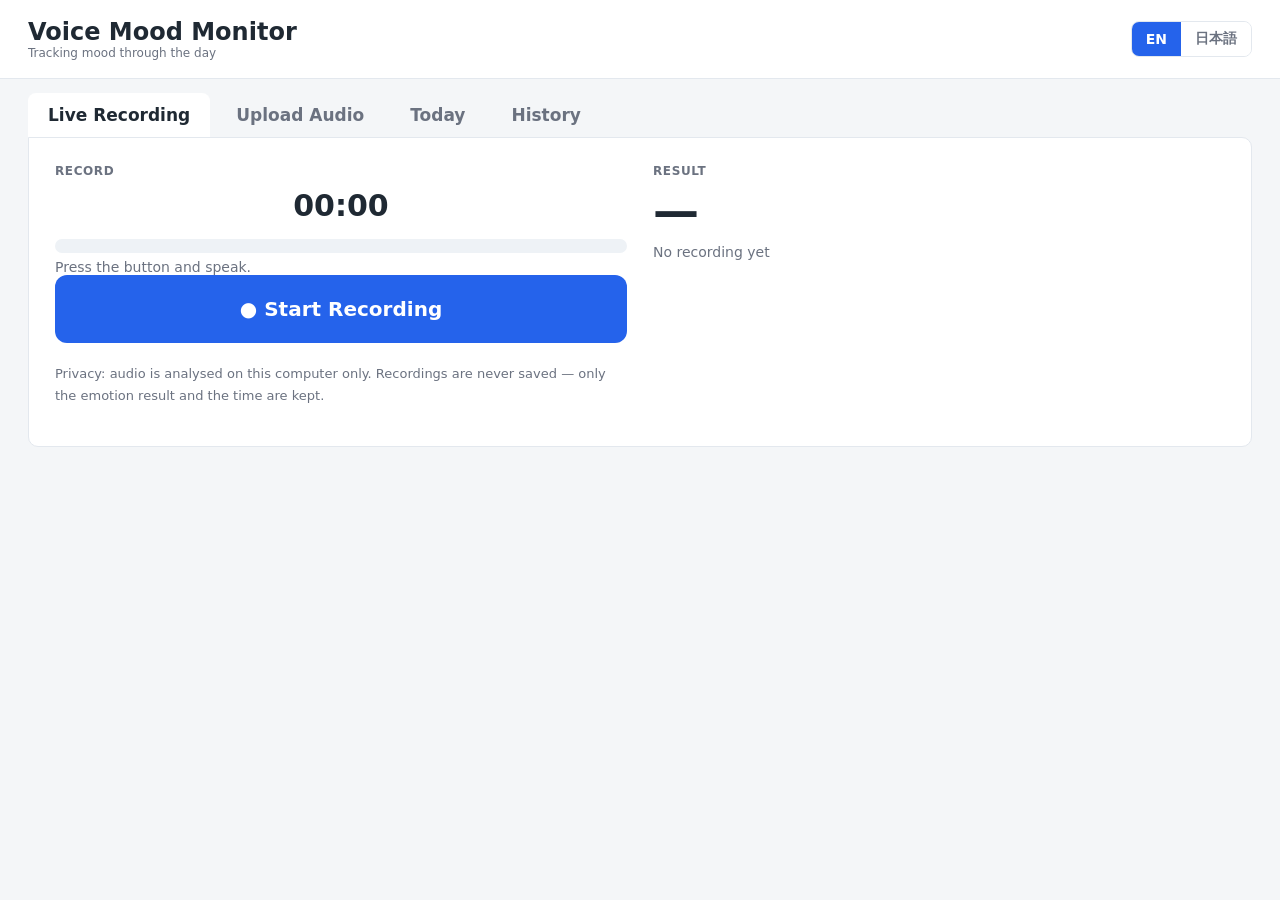
<file: voice_rec/static/index.html>
<!doctype html>
<html lang="en">
<head>
<meta charset="utf-8">
<meta name="viewport" content="width=device-width, initial-scale=1">
<title>Voice Mood Monitor</title>
<style>
  :root {
    --bg:#f4f6f8; --card:#fff; --ink:#1f2933; --muted:#6b7280; --line:#e3e8ee;
    --accent:#2563eb; --good:#16a34a; --warn:#dc2626;
  }
  * { box-sizing:border-box; }
  body {
    margin:0; background:var(--bg); color:var(--ink);
    font-family:"Segoe UI","Yu Gothic","YuGothic","Hiragino Kaku Gothic ProN",
                "Meiryo",system-ui,sans-serif;
    font-size:17px;
  }
  header { display:flex; align-items:center; justify-content:space-between;
           padding:18px 28px; background:var(--card); border-bottom:1px solid var(--line);
           gap:16px; flex-wrap:wrap; }
  h1 { margin:0; font-size:24px; }
  h1 small { display:block; font-size:12px; color:var(--muted); font-weight:400; }
  .hright { display:flex; align-items:center; gap:14px; }
  .langtog { display:flex; border:1px solid var(--line); border-radius:8px; overflow:hidden; }
  .langtog button { border:none; background:#fff; font:inherit; font-size:14px;
                    font-weight:700; padding:8px 14px; cursor:pointer; color:var(--muted); }
  .langtog button.on { background:var(--accent); color:#fff; }
  nav { display:flex; gap:6px; padding:14px 28px 0; flex-wrap:wrap; }
  nav button { border:none; background:transparent; font:inherit; font-weight:700;
               padding:12px 20px; border-radius:8px 8px 0 0; cursor:pointer; color:var(--muted); }
  nav button.on { background:var(--card); color:var(--ink); }
  main { padding:0 28px 32px; }
  .panel { display:none; background:var(--card); border:1px solid var(--line);
           border-radius:0 10px 10px 10px; padding:26px; }
  .panel.on { display:block; }
  .row { display:flex; gap:26px; flex-wrap:wrap; }
  .side { flex:1; min-width:280px; }
  .label { font-size:12px; font-weight:700; color:var(--muted); letter-spacing:.05em; }
  .mood { font-size:46px; font-weight:700; margin:6px 0 4px; }
  .mood small { font-size:16px; color:var(--muted); font-weight:400; }
  .sub { color:var(--muted); font-size:14px; margin-top:6px; }
  button.action { font:inherit; font-weight:700; font-size:20px; padding:22px 20px;
                  width:100%; border:none; border-radius:12px; cursor:pointer;
                  background:var(--accent); color:#fff; }
  button.action.rec { background:var(--warn); }
  button.action:disabled { background:#c7ced6; cursor:not-allowed; }
  .meter { height:14px; background:#eef2f6; border-radius:999px; overflow:hidden; margin:16px 0 6px; }
  .meter i { display:block; height:100%; width:0; background:var(--good); transition:width .08s; }
  .timer { font-size:30px; font-weight:700; text-align:center; margin:10px 0;
           font-variant-numeric:tabular-nums; }
  audio { width:100%; margin-top:14px; }
  .cards { display:grid; grid-template-columns:repeat(auto-fit,minmax(170px,1fr)); gap:14px; margin-bottom:18px; }
  .c { border:1px solid var(--line); border-radius:10px; padding:14px 16px; }
  .c b { display:block; font-size:23px; margin-top:4px; }
  .alert { background:#fef2f2; color:var(--warn); border:1px solid #fecaca;
           border-radius:10px; padding:16px; font-weight:700; margin-bottom:16px; }
  img.chart { width:100%; border-radius:8px; }
  .toolbar { display:flex; gap:10px; align-items:center; margin-bottom:16px; flex-wrap:wrap; }
  select, a.btn, button.ghost { font:inherit; padding:10px 16px; border:1px solid var(--line);
       border-radius:8px; background:#fff; color:var(--ink); cursor:pointer; text-decoration:none; }
  .err { color:var(--warn); font-size:15px; margin-top:12px; font-weight:600; }
  .note { color:var(--muted); font-size:13px; margin-top:20px; line-height:1.7; }
  .prob { display:flex; align-items:center; gap:10px; margin:8px 0; }
  .prob span:first-child { width:80px; font-size:15px; }
  .prob .track { flex:1; height:12px; background:#eef2f6; border-radius:999px; }
  .prob .track i { display:block; height:100%; border-radius:999px; }
  .drop { border:2px dashed var(--line); border-radius:12px; padding:34px; text-align:center; }
  .drop.over { border-color:var(--accent); background:#f0f6ff; }
  .win { font-size:14px; color:var(--muted); margin-top:4px; }
</style>
</head>
<body>

<header>
  <h1 data-i18n="title">Voice Mood Monitor<small data-i18n="subtitle">Tracking mood through the day</small></h1>
  <div class="hright">
    <span class="sub" id="modelState"></span>
    <div class="langtog">
      <button id="langEn" class="on" onclick="setLang('en')">EN</button>
      <button id="langJa" onclick="setLang('ja')">日本語</button>
    </div>
  </div>
</header>

<nav>
  <button class="on" data-tab="live" data-i18n="tabLive">Live Recording</button>
  <button data-tab="upload" data-i18n="tabUpload">Upload Audio</button>
  <button data-tab="today" data-i18n="tabToday">Today</button>
  <button data-tab="history" data-i18n="tabHistory">History</button>
</nav>

<main>
  <section class="panel on" id="live">
    <div class="row">
      <div class="side">
        <div class="label" data-i18n="record">RECORD</div>
        <div class="timer" id="timer">00:00</div>
        <div class="meter"><i id="level"></i></div>
        <div class="sub" id="recHint" data-i18n="recIdle">Press the button and speak.</div>
        <button class="action" id="recBtn" data-i18n="recStart">● Start Recording</button>
        <div class="err" id="recErr"></div>
        <audio id="player" controls style="display:none"></audio>
        <p class="note" data-i18n="privacy">
          Privacy: audio is analysed on this computer only. Recordings are never
          saved — only the emotion result and the time are kept.
        </p>
      </div>
      <div class="side">
        <div class="label" data-i18n="result">RESULT</div>
        <div class="mood" id="mood">—</div>
        <div class="sub" id="moodSub" data-i18n="noRec">No recording yet</div>
        <div id="breakdown" style="margin-top:18px"></div>
        <div id="windows" class="win"></div>
      </div>
    </div>
  </section>

  <section class="panel" id="upload">
    <div id="drop" class="drop">
      <p style="margin:0 0 10px"><b data-i18n="dropHere">Drop an audio file here</b> <span data-i18n="or">or</span></p>
      <input type="file" id="file" accept="audio/*" hidden>
      <button class="ghost" data-i18n="choose" onclick="document.getElementById('file').click()">Choose a file</button>
      <p class="sub" data-i18n="formats">WAV / MP3 / FLAC / OGG supported.</p>
      <label class="sub" style="display:block;margin-top:10px">
        <input type="checkbox" id="logUp" checked> <span data-i18n="addToLog">Add to today's log</span>
      </label>
    </div>
    <div class="err" id="upErr"></div>
    <div class="row" id="upOut" style="margin-top:20px; display:none">
      <div class="side">
        <audio id="upPlayer" controls></audio>
        <div id="upWindows" class="win" style="margin-top:12px"></div>
      </div>
      <div class="side">
        <div class="label" data-i18n="result">RESULT</div>
        <div class="mood" id="upMood">—</div>
        <div class="sub" id="upSub"></div>
        <div id="upBreak" style="margin-top:18px"></div>
      </div>
    </div>
  </section>

  <section class="panel" id="today">
    <div id="todayAlert"></div>
    <div class="cards" id="todayCards"></div>
    <div class="toolbar"><button class="ghost" data-i18n="refresh" onclick="loadToday()">Refresh</button></div>
    <img class="chart" id="todayChart" alt="mood chart for today">
  </section>

  <section class="panel" id="history">
    <div class="toolbar">
      <label for="daySel" data-i18n="day">Day:</label>
      <select id="daySel"></select>
      <button class="ghost" data-i18n="reload" onclick="loadDays()">Reload</button>
      <a class="btn" id="exportLink" data-i18n="export" href="#">Export CSV</a>
    </div>
    <div class="cards" id="histCards"></div>
    <img class="chart" id="histChart" alt="mood chart for the selected day">
  </section>
</main>

<script>
const $ = id => document.getElementById(id);

// ---- translations ----
const T = {
  en: {
    title:"Voice Mood Monitor", subtitle:"Tracking mood through the day",
    tabLive:"Live Recording", tabUpload:"Upload Audio", tabToday:"Today", tabHistory:"History",
    record:"RECORD", result:"RESULT", breakdown:"BREAKDOWN",
    recIdle:"Press the button and speak.", recStart:"● Start Recording",
    recStop:"■ Stop Recording", recording:"Recording… please speak slowly.",
    analysing:"Analysing…", recAgain:"You can record again.",
    tooShort:"That recording was too short. Please try again.",
    noRec:"No recording yet",
    privacy:"Privacy: audio is analysed on this computer only. Recordings are never saved — only the emotion result and the time are kept.",
    dropHere:"Drop an audio file here", or:"or", choose:"Choose a file",
    formats:"WAV / MP3 / FLAC / OGG supported.", addToLog:"Add to today's log",
    refresh:"Refresh", day:"Day:", reload:"Reload", export:"Export CSV",
    wellbeing:"WELLBEING SCORE", dominant:"MOST OF THE DAY",
    observed:"OBSERVED", readings:"READINGS", noData:"No readings for this day yet.",
    modelLoading:"Loading model…", modelReady:"Ready", modelFail:"Model failed to load",
    noServer:"Cannot reach the server",
    micFail:"Microphone unavailable. Check your browser's microphone permission: ",
    analysisFail:"Analysis failed: ",
    conf:c=>`confidence ${c}%`, meta:(c,d,n)=>`confidence ${c}% · ${d}s · ${n} logged`,
    windows:n=>`Analysed in ${n} segments: `, sec:"s"
  },
  ja: {
    title:"音声感情モニター", subtitle:"一日の気分を記録します",
    tabLive:"ライブ録音", tabUpload:"音声アップロード", tabToday:"今日", tabHistory:"履歴",
    record:"録音", result:"判定結果", breakdown:"内訳",
    recIdle:"ボタンを押して、お話しください。", recStart:"● 録音を開始",
    recStop:"■ 録音を停止", recording:"録音中です。ゆっくりお話しください。",
    analysing:"解析中です…", recAgain:"もう一度録音できます。",
    tooShort:"録音が短すぎます。もう一度お試しください。",
    noRec:"まだ録音がありません",
    privacy:"プライバシー：音声はこのパソコンの中だけで解析されます。録音データは保存されず、感情の記録と時刻のみが残ります。",
    dropHere:"音声ファイルをここにドロップ", or:"または", choose:"ファイルを選ぶ",
    formats:"WAV / MP3 / FLAC / OGG に対応しています。", addToLog:"今日の記録に追加する",
    refresh:"更新", day:"日付：", reload:"再読み込み", export:"CSVで書き出す",
    wellbeing:"気分スコア", dominant:"最も多い感情",
    observed:"記録された時間帯", readings:"記録数", noData:"この日の記録はまだありません。",
    modelLoading:"モデル読み込み中…", modelReady:"準備完了", modelFail:"モデル読み込み失敗",
    noServer:"サーバーに接続できません",
    micFail:"マイクを使用できません。ブラウザのマイク許可を確認してください： ",
    analysisFail:"解析に失敗しました： ",
    conf:c=>`確信度 ${c}%`, meta:(c,d,n)=>`確信度 ${c}% ・ ${d}秒 ・ ${n}件を記録`,
    windows:n=>`${n}区間に分けて解析しました：`, sec:"秒"
  }
};

let lang = localStorage.getItem("vmm_lang") || "en";
let NAMES = {}, COL = {};   // emotion code -> display name / colour
let lastResult = null, lastUpResult = null;

function t(k) { return T[lang][k]; }

function setLang(l) {
  lang = l;
  localStorage.setItem("vmm_lang", l);
  document.documentElement.lang = l;
  $("langEn").className = l === "en" ? "on" : "";
  $("langJa").className = l === "ja" ? "on" : "";
  applyLang();
}

function applyLang() {
  document.querySelectorAll("[data-i18n]").forEach(el => {
    const k = el.dataset.i18n, v = T[lang][k];
    if (typeof v !== "string") return;
    if (el.tagName === "H1") {            // keep the nested <small>
      el.childNodes[0].nodeValue = T[lang].title;
      el.querySelector("small").textContent = T[lang].subtitle;
    } else {
      el.textContent = v;
    }
  });
  // emotion display names follow the language
  if (EMO.length) EMO.forEach(e => { NAMES[e.code] = lang === "ja" ? e.ja : e.en; });
  // restore dynamic text that data-i18n cannot cover
  $("recBtn").textContent = recording ? t("recStop") : t("recStart");
  if (modelReady !== null) $("modelState").textContent =
      modelReady ? t("modelReady") : t("modelFail");
  if (lastResult) renderResult(lastResult, "mood","moodSub","breakdown","windows");
  else { $("mood").textContent = "—"; $("moodSub").textContent = t("noRec"); }
  if (lastUpResult) renderResult(lastUpResult, "upMood","upSub","upBreak","upWindows");
  const on = document.querySelector("nav button.on").dataset.tab;
  if (on === "today") loadToday();
  if (on === "history") loadHistory();
}

// ---- tabs ----
document.querySelectorAll("nav button").forEach(b => {
  b.onclick = () => {
    document.querySelectorAll("nav button").forEach(x => x.classList.remove("on"));
    document.querySelectorAll(".panel").forEach(x => x.classList.remove("on"));
    b.classList.add("on"); $(b.dataset.tab).classList.add("on");
    if (b.dataset.tab === "today") loadToday();
    if (b.dataset.tab === "history") loadDays();
  };
});

// ---- model warm-up ----
let EMO = [], modelReady = null;
(async () => {
  setLang(lang);
  try {
    const h = await (await fetch("/api/health")).json();
    EMO = h.emotions;
    EMO.forEach(e => { NAMES[e.code] = lang === "ja" ? e.ja : e.en; COL[e.code] = e.color; });
    $("modelState").textContent = t("modelLoading");
    const r = await (await fetch("/api/warmup", {method:"POST"})).json();
    modelReady = r.ok;
    $("modelState").textContent = r.ok ? t("modelReady") : t("modelFail");
    if (!r.ok) $("recErr").textContent = r.message;
  } catch (e) { $("modelState").textContent = t("noServer"); }
})();

// ---- WAV encoding ----
function encodeWAV(samples, rate) {
  const buf = new ArrayBuffer(44 + samples.length * 2);
  const view = new DataView(buf);
  const str = (o, s) => { for (let i = 0; i < s.length; i++) view.setUint8(o + i, s.charCodeAt(i)); };
  str(0,"RIFF"); view.setUint32(4, 36 + samples.length*2, true); str(8,"WAVE");
  str(12,"fmt "); view.setUint32(16,16,true); view.setUint16(20,1,true);
  view.setUint16(22,1,true); view.setUint32(24,rate,true);
  view.setUint32(28,rate*2,true); view.setUint16(32,2,true); view.setUint16(34,16,true);
  str(36,"data"); view.setUint32(40, samples.length*2, true);
  let off = 44;
  for (let i = 0; i < samples.length; i++, off += 2) {
    const s = Math.max(-1, Math.min(1, samples[i]));
    view.setInt16(off, s < 0 ? s * 0x8000 : s * 0x7fff, true);
  }
  return new Blob([view], { type:"audio/wav" });
}

// ---- recording ----
let ctx, stream, node, src, chunks = [], recording = false, t0 = 0, timerId = null;
$("recBtn").onclick = () => recording ? stopRec() : startRec();

async function startRec() {
  $("recErr").textContent = "";
  try {
    stream = await navigator.mediaDevices.getUserMedia({ audio:
      { channelCount:1, echoCancellation:true, noiseSuppression:true } });
  } catch (e) { $("recErr").textContent = t("micFail") + e.message; return; }

  ctx = new (window.AudioContext || window.webkitAudioContext)();
  src = ctx.createMediaStreamSource(stream);
  node = ctx.createScriptProcessor(4096, 1, 1);
  chunks = [];
  node.onaudioprocess = e => {
    const d = e.inputBuffer.getChannelData(0);
    chunks.push(new Float32Array(d));
    let peak = 0;
    for (let i = 0; i < d.length; i++) peak = Math.max(peak, Math.abs(d[i]));
    $("level").style.width = Math.min(100, peak * 160) + "%";
  };
  src.connect(node); node.connect(ctx.destination);

  recording = true; t0 = Date.now();
  $("recBtn").textContent = t("recStop"); $("recBtn").className = "action rec";
  $("recHint").textContent = t("recording");
  $("player").style.display = "none";
  timerId = setInterval(() => {
    const s = Math.floor((Date.now() - t0) / 1000);
    $("timer").textContent = String(Math.floor(s/60)).padStart(2,"0") + ":" +
                             String(s%60).padStart(2,"0");
  }, 200);
}

async function stopRec() {
  recording = false;
  clearInterval(timerId);
  node.disconnect(); src.disconnect();
  stream.getTracks().forEach(x => x.stop());
  const rate = ctx.sampleRate;
  await ctx.close();
  $("level").style.width = "0";
  $("recBtn").textContent = t("recStart"); $("recBtn").className = "action";

  let total = 0; chunks.forEach(c => total += c.length);
  const flat = new Float32Array(total);
  let o = 0; chunks.forEach(c => { flat.set(c, o); o += c.length; });
  if (total / rate < 0.6) { $("recHint").textContent = t("tooShort"); return; }

  const blob = encodeWAV(flat, rate);
  $("player").src = URL.createObjectURL(blob);
  $("player").style.display = "block";
  $("recHint").textContent = t("analysing");
  $("recBtn").disabled = true;
  const j = await analyze(blob, "live", 1, "recErr");
  if (j) { lastResult = j; renderResult(j, "mood","moodSub","breakdown","windows"); }
  $("recBtn").disabled = false;
  $("recHint").textContent = t("recAgain");
}

// ---- analysis ----
async function analyze(blob, source, log, errId) {
  $(errId).textContent = "";
  try {
    const r = await fetch(`/api/analyze?log=${log}&source=${source}`,
                          { method:"POST", body: blob });
    const j = await r.json();
    if (!j.ok) { $(errId).textContent = j.message; return null; }
    return j;
  } catch (e) { $(errId).textContent = t("analysisFail") + e; return null; }
}

function renderResult(j, moodId, subId, breakId, winId) {
  if (!j.speech) {
    $(moodId).textContent = "—";
    $(subId).textContent = j.message;
    $(breakId).innerHTML = ""; $(winId).textContent = "";
    return;
  }
  const o = j.overall;
  const name = lang === "ja" ? o.ja : o.en;
  const other = lang === "ja" ? o.en : o.ja;
  $(moodId).innerHTML = `${name} <small>${other}</small>`;
  $(moodId).style.color = COL[o.emotion] || "#1f2933";
  $(subId).textContent = t("meta")(o.confidence, j.duration, j.logged);
  $(breakId).innerHTML = `<div class="label">${t("breakdown")}</div>` +
    Object.entries(o.probs).sort((a,b) => b[1]-a[1]).map(([k,v]) => `
      <div class="prob"><span>${NAMES[k]||k}</span>
        <span class="track"><i style="width:${v}%;background:${COL[k]||"#999"}"></i></span>
        <span style="width:48px;text-align:right;font-size:14px">${v}%</span></div>`).join("");
  $(winId).textContent = j.windows.length > 1
    ? t("windows")(j.windows.length) +
      j.windows.map(w => `${w.start}–${w.end}${t("sec")} ${NAMES[w.emotion]||w.emotion}`).join(" / ")
    : "";
}

// ---- upload ----
const drop = $("drop");
["dragenter","dragover"].forEach(ev => drop.addEventListener(ev, e => {
  e.preventDefault(); drop.classList.add("over"); }));
["dragleave","drop"].forEach(ev => drop.addEventListener(ev, e => {
  e.preventDefault(); drop.classList.remove("over"); }));
drop.addEventListener("drop", e => { if (e.dataTransfer.files[0]) doUpload(e.dataTransfer.files[0]); });
$("file").onchange = e => { if (e.target.files[0]) doUpload(e.target.files[0]); };

async function doUpload(file) {
  $("upErr").textContent = "";
  $("upOut").style.display = "none";
  $("upPlayer").src = URL.createObjectURL(file);
  const j = await analyze(file, "upload", $("logUp").checked ? 1 : 0, "upErr");
  if (j) {
    lastUpResult = j;
    renderResult(j, "upMood","upSub","upBreak","upWindows");
    $("upOut").style.display = "flex";
  }
}

// ---- dashboards ----
function cards(el, s) {
  if (!s || s.empty) { el.innerHTML = `<div class="c">${t("noData")}</div>`; return; }
  const col = s.wellbeing >= 55 ? "#16a34a" : (s.wellbeing < 42 ? "#dc2626" : "#d97706");
  const dom = lang === "ja" ? s.dominant_ja : s.dominant_en;
  el.innerHTML = `
    <div class="c"><span class="label">${t("wellbeing")}</span><b style="color:${col}">${s.wellbeing}/100</b></div>
    <div class="c"><span class="label">${t("dominant")}</span><b style="color:${COL[s.dominant]||"#1f2933"}">${dom}</b></div>
    <div class="c"><span class="label">${t("observed")}</span><b>${s.first_seen} – ${s.last_seen}</b></div>
    <div class="c"><span class="label">${t("readings")}</span><b>${s.samples}</b></div>`;
}

async function loadToday() {
  const s = await (await fetch("/api/summary")).json();
  cards($("todayCards"), s);
  const msg = s.alert ? (lang === "ja" ? s.alert.message_ja : s.alert.message_en) : null;
  $("todayAlert").innerHTML = msg ? `<div class="alert">⚠ ${msg}</div>` : "";
  $("todayChart").src = `/api/chart?lang=${lang}&_t=` + Date.now();
}

async function loadDays() {
  const j = await (await fetch("/api/days")).json();
  const sel = $("daySel"), prev = sel.value;
  sel.innerHTML = j.days.map(d => `<option>${d}</option>`).join("");
  if (j.days.includes(prev)) sel.value = prev;
  if (j.days.length) loadHistory(); else cards($("histCards"), null);
}

async function loadHistory() {
  const d = $("daySel").value; if (!d) return;
  const s = await (await fetch("/api/summary?day=" + d)).json();
  cards($("histCards"), s);
  $("histChart").src = `/api/chart?day=${d}&lang=${lang}&_t=` + Date.now();
  $("exportLink").href = "/api/export?day=" + d;
}
$("daySel").onchange = loadHistory;
</script>
</body>
</html>
</file>
